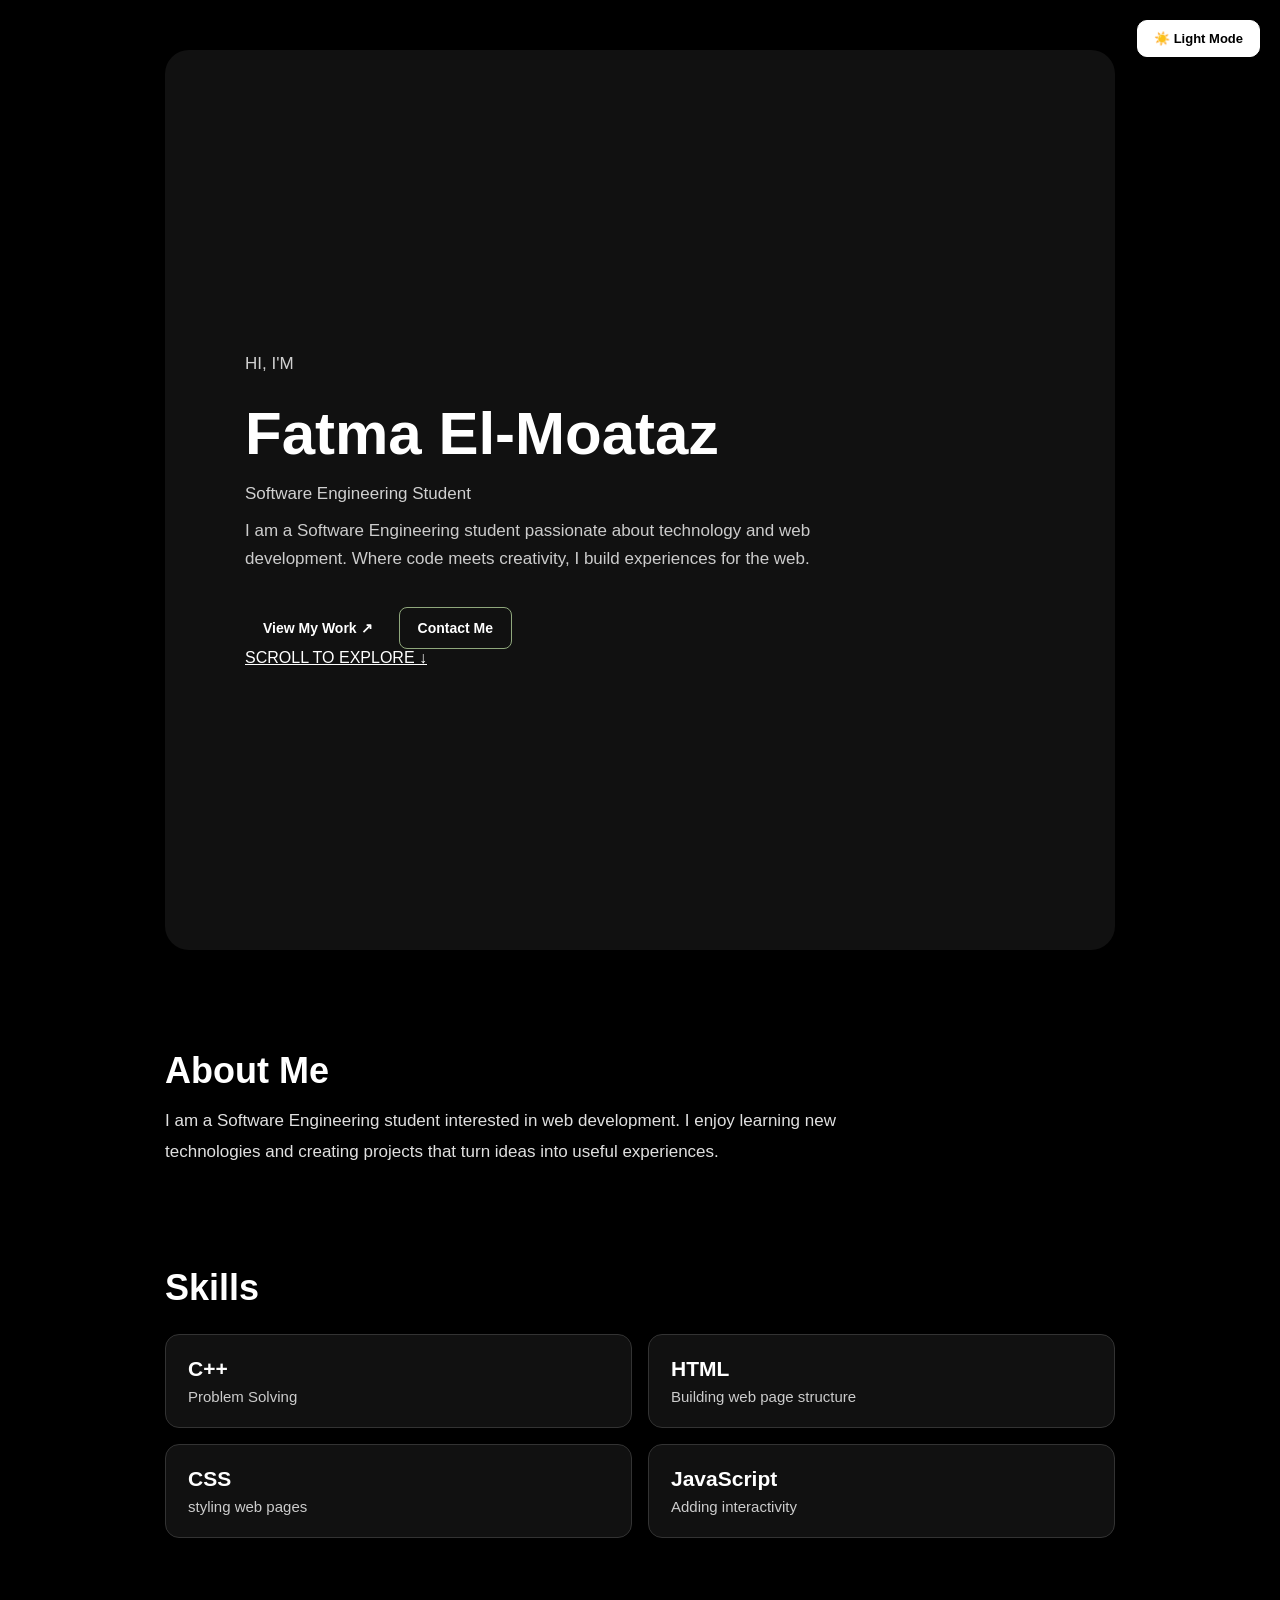
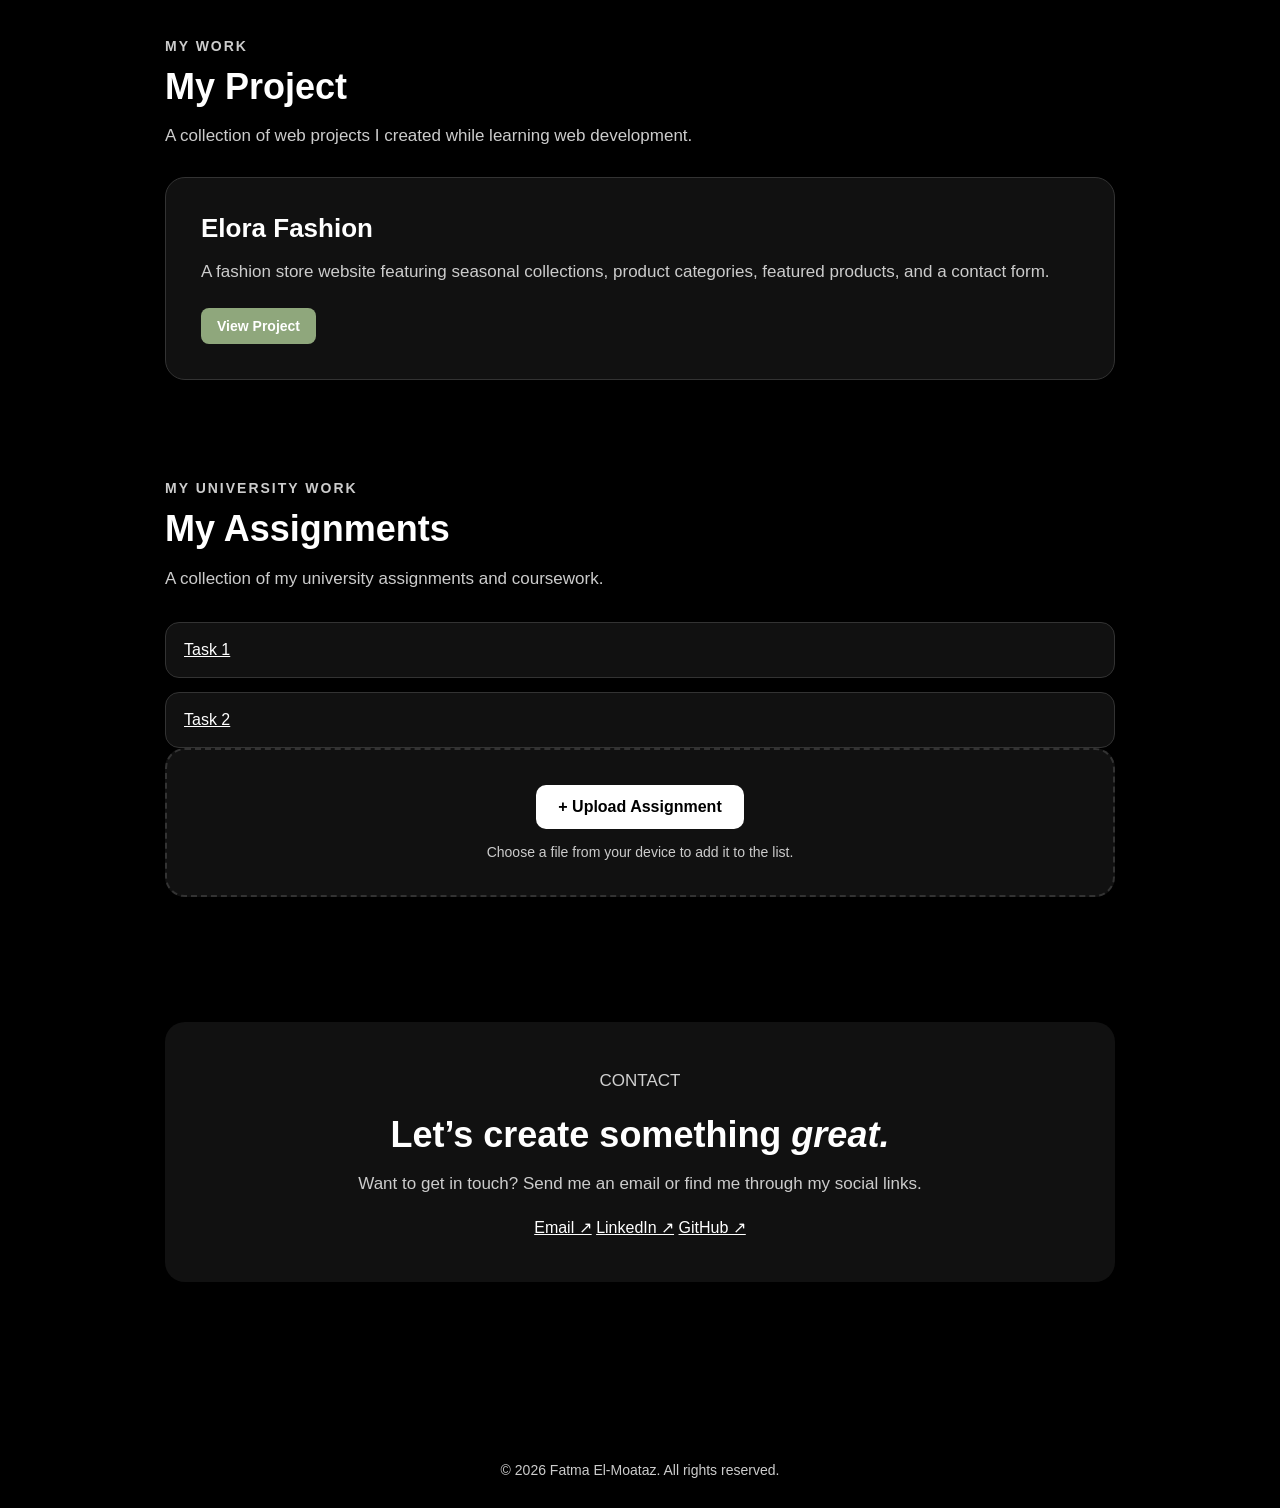
<file: index.html>
<!DOCTYPE html>
<html lang="en">
    <head>
     <meta charset="UTF-8">
     <meta name="viewport" content="width=device-width, initial-scale=1.0">
    
     <title>Fatma's Portfolio</title>
     <link rel="stylesheet" href="style.css">
    
    </head>
    <body>
    <button id="theme-button" class="theme-toggle">
    ☀️ Light Mode
</button>
    <main>
    <section class="hero" id="home">
    <p class="hero-intro">HI, I'M</p>

    <h1>Fatma El-Moataz</h1>

    <p class="hero-role">Software Engineering Student</p>

    <p>
        I am a Software Engineering student passionate about
        technology and web development.
        Where code meets creativity, I build experiences for the web.
    </p>

    <div class="hero-buttons">
        <a href="#projects">View My Work ↗</a>
        <a href="#contact">Contact Me</a>
    </div>

    <a href="#about" class="scroll-down">
        SCROLL TO EXPLORE ↓
    </a>
</section>
    <section id="about">
        <h2>About Me</h2>
        <p>I am a Software Engineering student interested in web development.
           I enjoy learning new technologies and creating projects that turn ideas into useful experiences.</p>
    </section>
    <section id="skills">
        <h2>Skills</h2>
        <ul>
            <li>
                <strong>C++</strong>
               <span>Problem Solving</span>
            </li>
            <li>
              <strong>HTML</strong>
              <span>Building web page structure</span>
            </li>
            <li>
                <strong>CSS</strong>
                <span>styling web pages</span>
            </li>
            <li>
                <strong>JavaScript</strong>
                <span>Adding interactivity</span>
            </li>
        </ul>
    </section>
    <section id="projects">
        <p class="section-label">MY WORK</p>
        <h2>My Project</h2>
        <p class="projects-description">
            A collection of web projects I created while learning web development. </p>
        <div class="project-card">
            <h3>Elora Fashion</h3>
            <p>A fashion store website featuring seasonal collections,
               product categories, featured products, and a contact form.</p>
            <a href="https://fatmaalmoataz00-prog.github.io/My-website/"  target="_blank">View Project</a>   
        </div>
    </section>
    
    <section id="assignments">
    <p class="section-label">MY UNIVERSITY WORK</p>
    <h2>My Assignments</h2>
    <p class="assignments-description">
        A collection of my university assignments and coursework.
    </p>
    <div class="assignments-list">

        <div class="assignment-item">
            <a href="assignments/task1/index.html" target="_blank">
                Task 1
            </a>
        </div>

        <div class="assignment-item">
            <a href="assignments/task2/index.html" target="_blank">
                Task 2
            </a>
        </div>
    </div>
    <div class="upload-box">
        <label for="assignmentFile" class="upload-button">
            + Upload Assignment
        </label>

        <input
            type="file"
            id="assignmentFile"
            accept=".pdf,.doc,.docx,.ppt,.pptx,.zip,.cpp,.txt"
            hidden
        >

        <p>Choose a file from your device to add it to the list.</p>
    </div>

    <div id="uploadedAssignmentsList" class="assignments-list">
    </div>
    </section>
    
    <section class="contact" id="contact">
        <p class="eyebrown">CONTACT</p>
        <h2>Let’s create something <em>great.</em></h2>
        <p>Want to get in touch? Send me an email or find me through my social links.</p>
        <div class="contact-link">
            <a href="mailto:famaalmoataz00@gmail.com">Email ↗</a>
             <a href="#" title="">LinkedIn ↗</a>
             <a href="https://github.com/fatmaalmoataz00-prog" target="_blank">GitHub ↗</a>
        </div>
    </section>
    </main>
    <footer>
        <p>© 2026 Fatma El-Moataz. All rights reserved.</p>
    </footer>
    <script src="script.js"></script>
    </body>
</html>
</file>
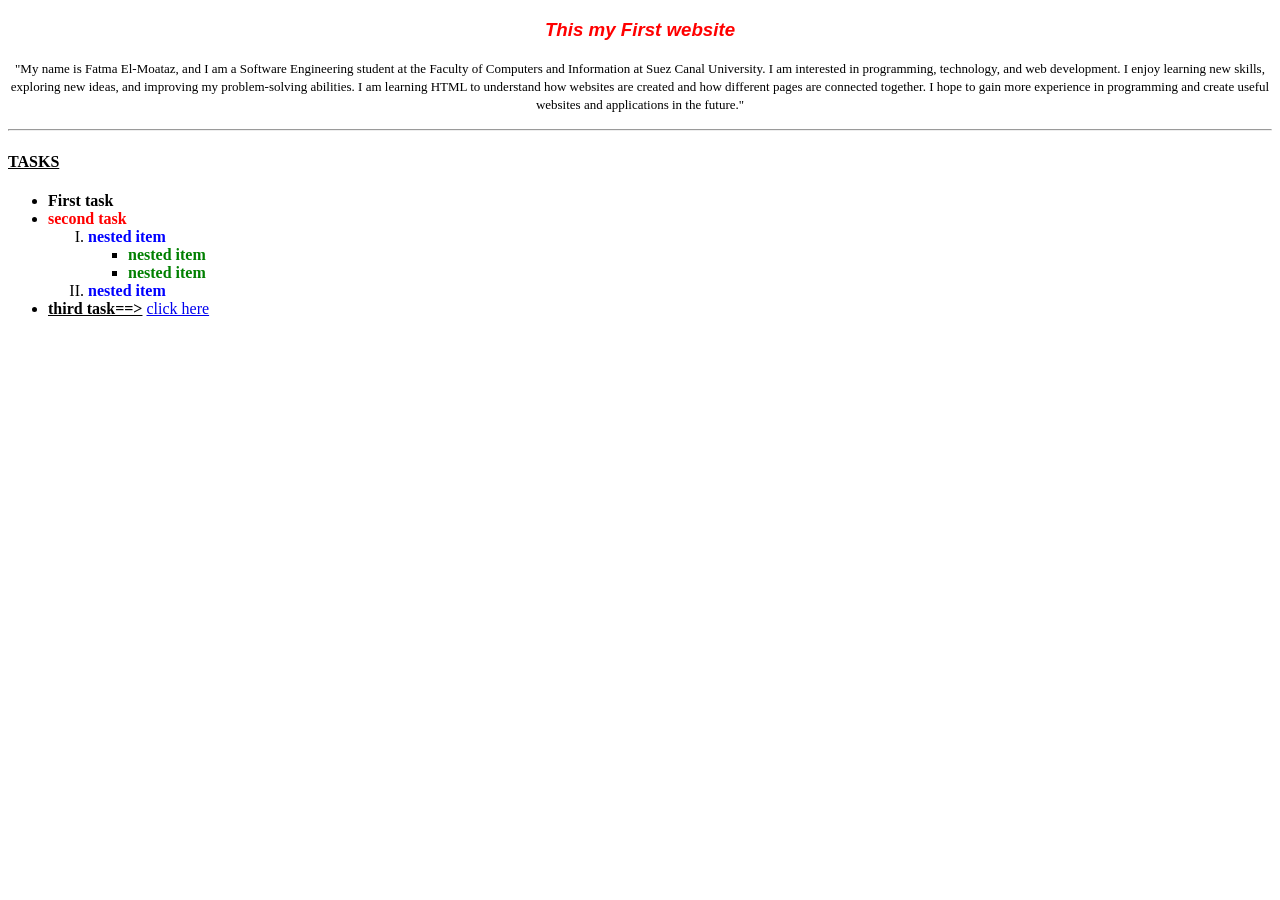
<file: assignments/task1/index.html>
<!DOCTYPE html>
<html>
<head>
    <title>My First Website</title>
</head>
<body>
    <h3 align="center"><font color="red" face="arial"><i>This my First website</i></font></h3>
    <p align="center"> 
        <font size="2">"My name is Fatma El-Moataz, and I am a Software Engineering student
        at the Faculty of Computers and Information at Suez Canal University.
        I am interested in programming, technology, and web development.
        I enjoy learning new skills, exploring new ideas, and improving my
        problem-solving abilities. I am learning HTML to understand how
        websites are created and how different pages are connected together.
        I hope to gain more experience in programming and create useful
        websites and applications in the future."</font>
    </p>

    <hr>
    <h4><u>TASKS</u></h4>
    <ul>
        <li><b>First task</b></li>
        <li><font color ="red"><b>second task</b></font>
            <ol type="I">
                <li><font color="blue"><b>nested item</b></font>
                    <ul>
                        <li><font color="green"><b>nested item</b></font></li>
                        <li><font color="green"><b>nested item</b></font></li>
                    </ul>
                </li>
                <li><font color="blue"><b>nested item</b></font></li>
            </ol>
        </li>
        <li><b><u>third task==&gt;</u></b> <a href="https://www.google.com">click here</a></li>
    </ul>
</body>
</html>
</file>
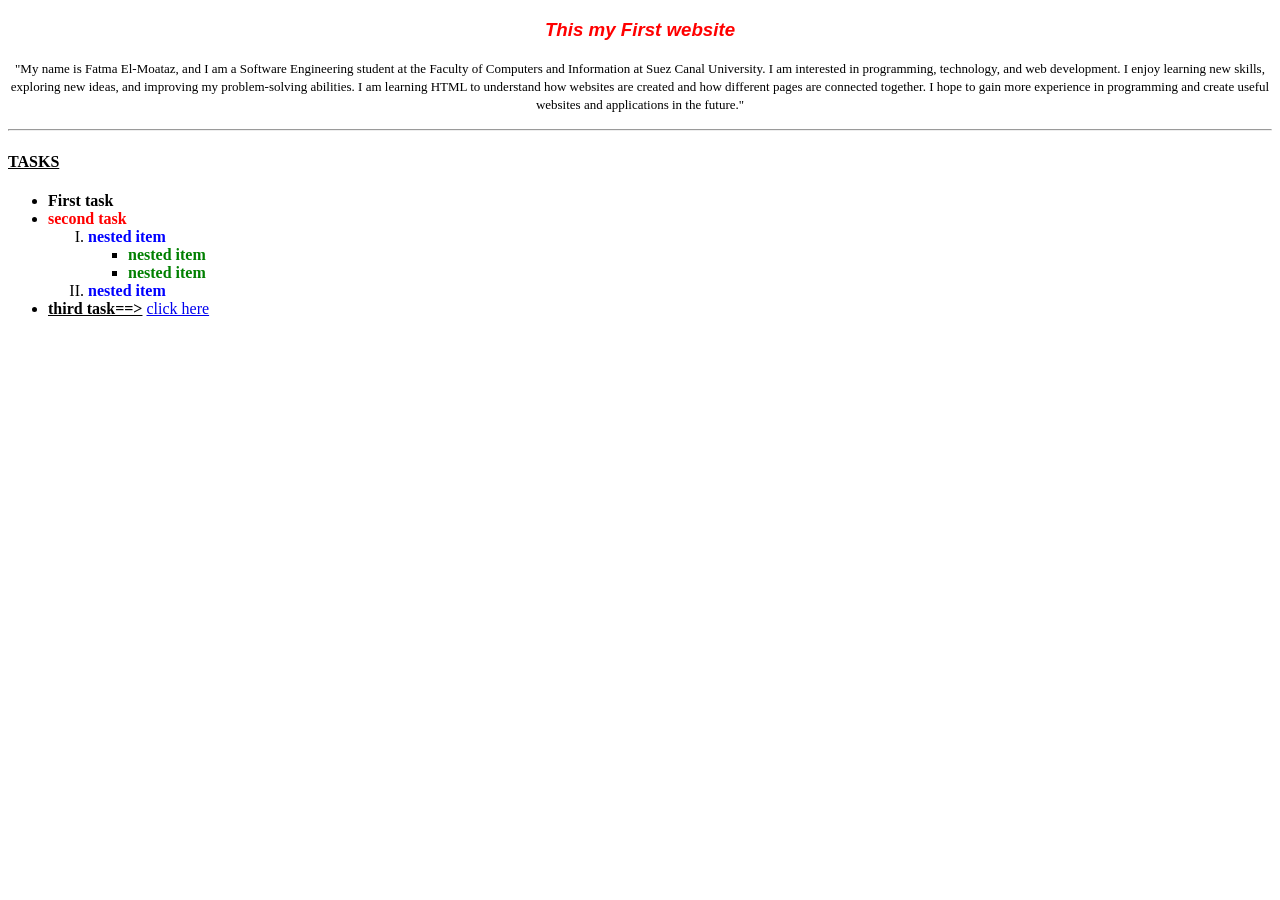
<file: assignments/task2/index.html>
<!DOCTYPE html>
<html>
<head>
    <title>My First Website</title>
</head>
<body>
    <h3 align="center"><font color="red" face="arial"><i>This my First website</i></font></h3>
    <p align="center"> 
        <font size="2">"My name is Fatma El-Moataz, and I am a Software Engineering student
        at the Faculty of Computers and Information at Suez Canal University.
        I am interested in programming, technology, and web development.
        I enjoy learning new skills, exploring new ideas, and improving my
        problem-solving abilities. I am learning HTML to understand how
        websites are created and how different pages are connected together.
        I hope to gain more experience in programming and create useful
        websites and applications in the future."</font>
    </p>

    <hr>
    <h4><u>TASKS</u></h4>
    <ul>
        <li><b>First task</b></li>
        <li><font color ="red"><b>second task</b></font>
            <ol type="I">
                <li><font color="blue"><b>nested item</b></font>
                    <ul>
                        <li><font color="green"><b>nested item</b></font></li>
                        <li><font color="green"><b>nested item</b></font></li>
                    </ul>
                </li>
                <li><font color="blue"><b>nested item</b></font></li>
            </ol>
        </li>
        <li><b><u>third task==&gt;</u></b> <a href="page2.html#end">click here</a></li>
    </ul>
</body>
</html>
</file>
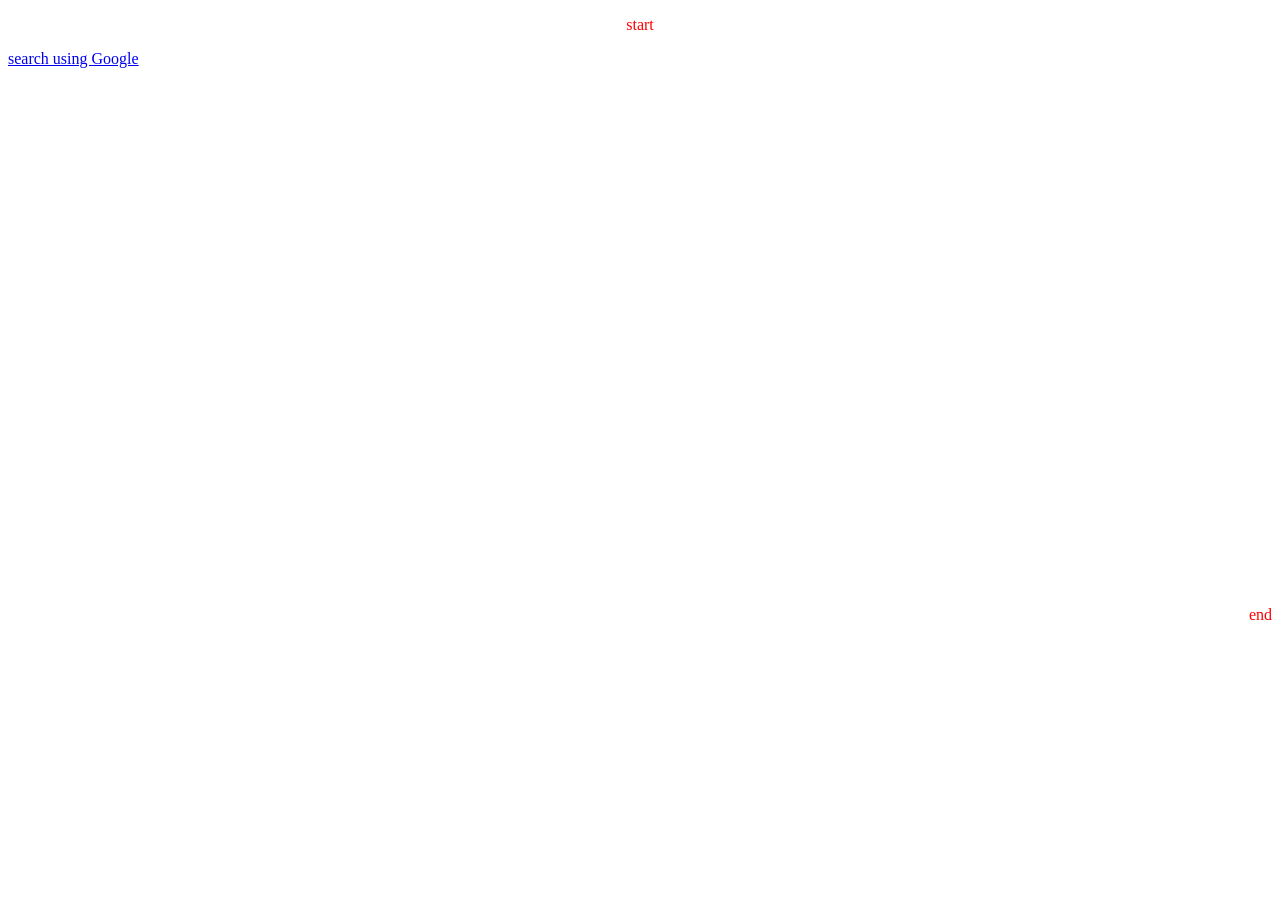
<file: assignments/task2/page2.html>
<!DOCTYPE html>
<html>
<head>
  <title>Page 2</title>
</head>
<body>
  <p align="center"><font color="red">start</font></p>

  <a href="https://www.google.com" target="_blank">search using Google</a>

  <br><br><br><br><br><br><br><br><br><br>
  <br><br><br><br><br><br><br><br><br><br>
  <br><br><br><br><br><br><br><br><br><br>

  <p align="right" id="end"><font color="red">end</font></p>
</body>
</html>
</file>
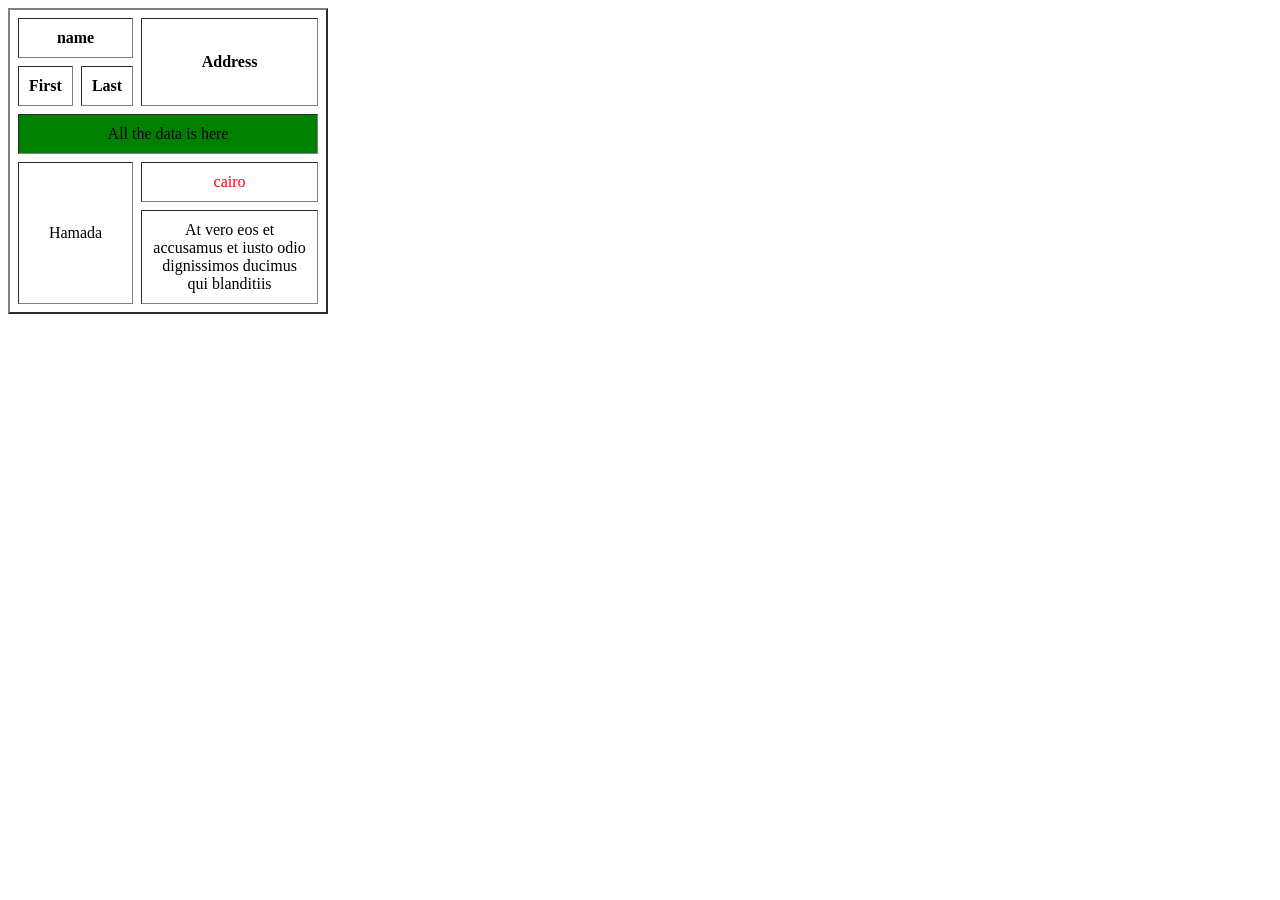
<file: assignments/task2/table.html>
<!DOCTYPE html>
<html lang="en">
<head>
  <meta charset="UTF-8">
  <title>Table</title>
</head>
<body>
  <table border="2" cellspacing="8" cellpadding="10" width="320">
    <tr>
      <td colspan="2" align="center"><b>name</b></td>
      <td rowspan="2" align="center"><b>Address</b></td>
    </tr>
    <tr>
      <td align="center"><b>First</b></td>
      <td align="center"><b>Last</b></td>
    </tr>
    <tr>
      <td colspan="3" align="center" bgcolor="green">All the data is here</td>
    </tr>
    <tr>
      <td colspan="2" rowspan="2" align="center">Hamada</td>
      <td align="center"><font color="red">cairo</font></td>
    </tr>
    <tr>
      <td align="center">At vero eos et accusamus et iusto odio dignissimos ducimus qui blanditiis</td>
    </tr>
  </table>
</body>
</html>
</file>
<file: style.css>
* {
  margin: 0;
  padding: 0;
  box-sizing: border-box;
}

html {
  scroll-behavior: smooth;
}

body {
  background-color: #F7F4EE;
  color: #2F3A32;
  font-family: Arial, sans-serif;
}

main {
  max-width: 1000px;
  margin: 0 auto;
  padding: 50px 25px;
}

section {
  margin-bottom: 100px;
}

.hero {
  min-height: 100vh;
  background-color: #E7EDE3;
  border-radius: 24px;
 padding: 300px 80px 80px;
  display: flex;
  flex-direction: column;
  justify-content: flex-start;
}

.hero h1 {
  font-size: 60px;
  margin: 12px 0;
}

.hero p {
  max-width: 620px;
  font-size: 17px;
  line-height: 1.6;
  margin-bottom: 10px;
}

.hero-buttons {
 display: flex;
  align-items: center;
  gap: 8px;
  margin-top: 25px;
}

.hero-buttons a {
   display: inline-block;
  padding: 12px 18px;
  border-radius: 8px;
  text-decoration: none;
  font-size: 14px;
  font-weight: bold;
}

.hero-buttons a + a {
  background-color: transparent;
  border: 1px solid #8FA77C;
  color: #526346;
}

.hero-buttons a:hover {
  background-color: #6F875D;
  color: white;
}

h2 {
  font-size: 36px;
  margin-bottom: 14px;
}

#about {
  max-width: 760px;
}

#about p {
  font-size: 17px;
  line-height: 1.7;
  color: #667068;
}

#skills ul {
  list-style: none;
  display: grid;
  grid-template-columns: repeat(2, 1fr);
  gap: 16px;
  margin-top: 25px;
}

#skills li {
  background-color: white;
  border: 1px solid #D7E0D1;
  border-radius: 14px;
  padding: 22px;
  display: flex;
  flex-direction: column;
  gap: 7px;
  box-shadow: 0 5px 15px rgba(47, 58, 50, 0.06);
}

#skills li strong {
  color: #526346;
  font-size: 21px;
}

#skills li span {
  color: #667068;
  font-size: 15px;
}

.section-label,
.eyebrow {
  color: #6F875D;
  font-size: 14px;
  font-weight: bold;
  letter-spacing: 2px;
  margin-bottom: 12px;
}

.projects-description {
  max-width: 550px;
  color: #667068;
  font-size: 17px;
  line-height: 1.6;
  margin-bottom: 28px;
}

.project-card {
  background-color: white;
  border: 1px solid #D7E0D1;
  border-radius: 20px;
  padding: 35px;
  box-shadow: 0 6px 18px rgba(47, 58, 50, 0.08);
}

.project-card h3 {
  font-size: 26px;
  margin-bottom: 14px;
}

.project-card p {
  color: #667068;
  font-size: 17px;
  line-height: 1.6;
  margin-bottom: 22px;
}

.project-card a {
  display: inline-block;
  background-color: #8FA77C;
  color: white;
  padding: 10px 16px;
  border-radius: 8px;
  text-decoration: none;
  font-size: 14px;
  font-weight: bold;
}

.contact {
  background-color: #E7EDE3;
  border-radius: 20px;
  padding: 45px;
  text-align: center;
}

.contact p {
  color: #667068;
  font-size: 17px;
  line-height: 1.6;
  margin-bottom: 20px;
}

.contact-links {
  display: flex;
  justify-content: center;
  gap: 20px;
}

.contact-links a {
  color: #2F3A32;
  font-weight: bold;
  text-decoration: none;
  border-bottom: 2px solid #8FA77C;
  padding-bottom: 4px;
}

footer {
  text-align: center;
  padding: 30px 20px;
  color: #667068;
  font-size: 14px;
}

@media (max-width: 700px) {
  main {
    padding: 20px;
  }

  section {
    margin-bottom: 70px;
  }

  .hero {
    min-height: 90vh;
    padding: 170px 30px 50px;
    border-radius: 18px;
  }

  .hero h1 {
    font-size: 42px;
  }

  #skills ul {
    grid-template-columns: 1fr;
  }

  .contact,
  .project-card {
    padding: 28px;
  }

  .contact-links {
    flex-wrap: wrap;
  }
}
.assignments-description {
  color: #667068;
  font-size: 17px;
  line-height: 1.8;
  margin-bottom: 28px;
}
.upload-box {
  background-color: #E7EDE3;
    border: 2px dashed #8FA77C;
    border-radius: 20px;
    padding: 35px 20px;
    text-align: center;
    margin-bottom: 25px;
}
.upload-button {
  display: inline-block;
    background-color: #244C34;
    color: white;
    padding: 13px 22px;
    border-radius: 10px;
    font-weight: bold;
    cursor: pointer;
    transition: 0.3s ease;
}
.upload-button:hover {
    background-color: #62804F;
    transform: translateY(-2px);
}
.upload-box p {
    margin-top: 15px;
    color: #667068;
    font-size: 14px;
}

.assignments-list {
    display: grid;
    gap: 14px;
}

.assignment-item {
    display: flex;
    align-items: center;
    gap: 15px;
    background: white;
    border: 1px solid #DCE4D6;
    border-radius: 14px;
    padding: 18px;
    overflow-wrap: anywhere;
}

.assignment-icon {
    font-size: 28px;
}

.assignment-info {
    flex: 1;
    min-width: 0;
}

.assignment-info h3 {
    font-size: 16px;
    color: #244C34;
    overflow-wrap: anywhere;
}

.assignment-info p {
    font-size: 13px;
    color: #667068;
}

.assignment-download {
    color: #315D40;
    font-weight: bold;
    text-decoration: none;
    font-size: 14px;
}

.empty-message {
    color: #667068;
    text-align: center;
    padding: 20px;
}

@media (max-width: 500px) {
    .assignment-item {
        align-items: flex-start;
        flex-wrap: wrap;
        padding: 15px;
    }
}

.theme-toggle {
  position: fixed;
  top: 20px;
  right: 20px;
  z-index: 1000;
  padding: 10px 16px;
  background-color: #8FA77C;
  color: #26352B;
  border: 1px solid #8FA77C;
  border-radius: 10px;
  font-size: 13px;
  font-weight: bold;
  cursor: pointer;
  transition: 0.3s ease;
}

.theme-toggle:hover {
  transform: translateY(-2px);
}

body,
body * {
  transition: background-color 0.3s ease, color 0.3s ease;
}

body.light-mode {
  background-color: #F7F4EE;
  color: #2F3A32;
}

body.light-mode .hero {
  background-color: #E7EDE3;
  color: #2F3A32;
}

body.light-mode .hero h1,
body.light-mode h2,
body.light-mode h3 {
  color: #2F3A32;
}

body.light-mode .hero-role,
body.light-mode .hero-intro,
body.light-mode .section-label,
body.light-mode .eyebrow,
body.light-mode .eyebrown {
  color: #526346;
}

body.light-mode #about p,
body.light-mode .projects-description,
body.light-mode .project-card p,
body.light-mode #skills li span,
body.light-mode .contact p {
  color: #667068;
}

body.light-mode #skills li,
body.light-mode .project-card,
body.light-mode .contact {
  background-color: #FFFFFF;
  color: #2F3A32;
  border-color: #D7E0D1;
}

body.light-mode .hero-buttons a + a {
  color: #526346;
}

body.light-mode .contact-link a,
body.light-mode .contact-links a {
  color: #2F3A32;
}

body.light-mode footer {
  color: #667068;
}

body.light-mode .scroll-down {
  color: #526346;
}

/* Dark Mode - Black & White */

body:not(.light-mode) {
  background-color: #000000;
  color: #FFFFFF;
}

body:not(.light-mode) .hero,
body:not(.light-mode) .contact {
  background-color: #111111;
  color: #FFFFFF;
  border-color: #333333;
}

body:not(.light-mode) h1,
body:not(.light-mode) h2,
body:not(.light-mode) h3 {
  color: #FFFFFF;
}

body:not(.light-mode) p,
body:not(.light-mode) .hero-role,
body:not(.light-mode) .hero-intro,
body:not(.light-mode) .section-label,
body:not(.light-mode) .eyebrow,
body:not(.light-mode) .eyebrown,
body:not(.light-mode) footer {
  color: #D0D0D0;
}

body:not(.light-mode) #skills li,
body:not(.light-mode) .project-card {
  background-color: #111111;
  color: #FFFFFF;
  border: 1px solid #333333;
}

body:not(.light-mode) a {
  color: #FFFFFF;
}

body:not(.light-mode) .theme-toggle {
  background-color: #FFFFFF;
  color: #000000;
  border: 1px solid #FFFFFF;
}

body:not(.light-mode) .hero-buttons a + a {
  color: #FFFFFF;
}

body:not(.light-mode) .scroll-down,
body:not(.light-mode) .contact-link a,
body:not(.light-mode) .contact-links a {
  color: #FFFFFF;
}

body:not(.light-mode) {
    background-color: #000000;
    color: #FFFFFF;
}

body:not(.light-mode) .hero,
body:not(.light-mode) .contact,
body:not(.light-mode) .upload-box {
    background-color: #111111;
    color: #FFFFFF;
    border-color: #333333;
}

body:not(.light-mode) h1,
body:not(.light-mode) h2,
body:not(.light-mode) h3,
body:not(.light-mode) strong {
    color: #FFFFFF;
}

body:not(.light-mode) p,
body:not(.light-mode) .section-label,
body:not(.light-mode) .eyebrow,
body:not(.light-mode) .assignments-description,
body:not(.light-mode) .empty-message,
body:not(.light-mode) footer {
    color: #CCCCCC;
}

body:not(.light-mode) #skills li,
body:not(.light-mode) .project-card,
body:not(.light-mode) .assignment-item {
    background-color: #111111;
    color: #FFFFFF;
    border: 1px solid #333333;
    box-shadow: none;
}

body:not(.light-mode) #skills li strong,
body:not(.light-mode) .assignment-info h3 {
    color: #FFFFFF;
}

body:not(.light-mode) #skills li span,
body:not(.light-mode) .project-card p,
body:not(.light-mode) .assignment-info p {
    color: #CCCCCC;
}
body:not(.light-mode) .upload-button {
    background-color: #FFFFFF;
    color: #000000;
}

body:not(.light-mode) .upload-button:hover {
    background-color: #DDDDDD;
    color: #000000;
}

body:not(.light-mode) .assignment-download,
body:not(.light-mode) .contact-links a,
body:not(.light-mode) .hero-buttons a + a,
body:not(.light-mode) .scroll-down {
    color: #FFFFFF;
}

body:not(.light-mode) .assignment-download,
body:not(.light-mode) .contact-links a {
    border-color: #FFFFFF;
}
body:not(.light-mode) .theme-toggle {
    background-color: #FFFFFF;
    color: #000000;
    border-color: #FFFFFF;
}

body,
body * {
    transition:
        background-color 0.3s ease,
        color 0.3s ease,
        border-color 0.3s ease;
}

body:not(.light-mode) #about p {
    color: #E0E0E0;
    line-height: 1.8;
}

body:not(.light-mode) #about h2 {
    color: #FFFFFF;
}
</file>
